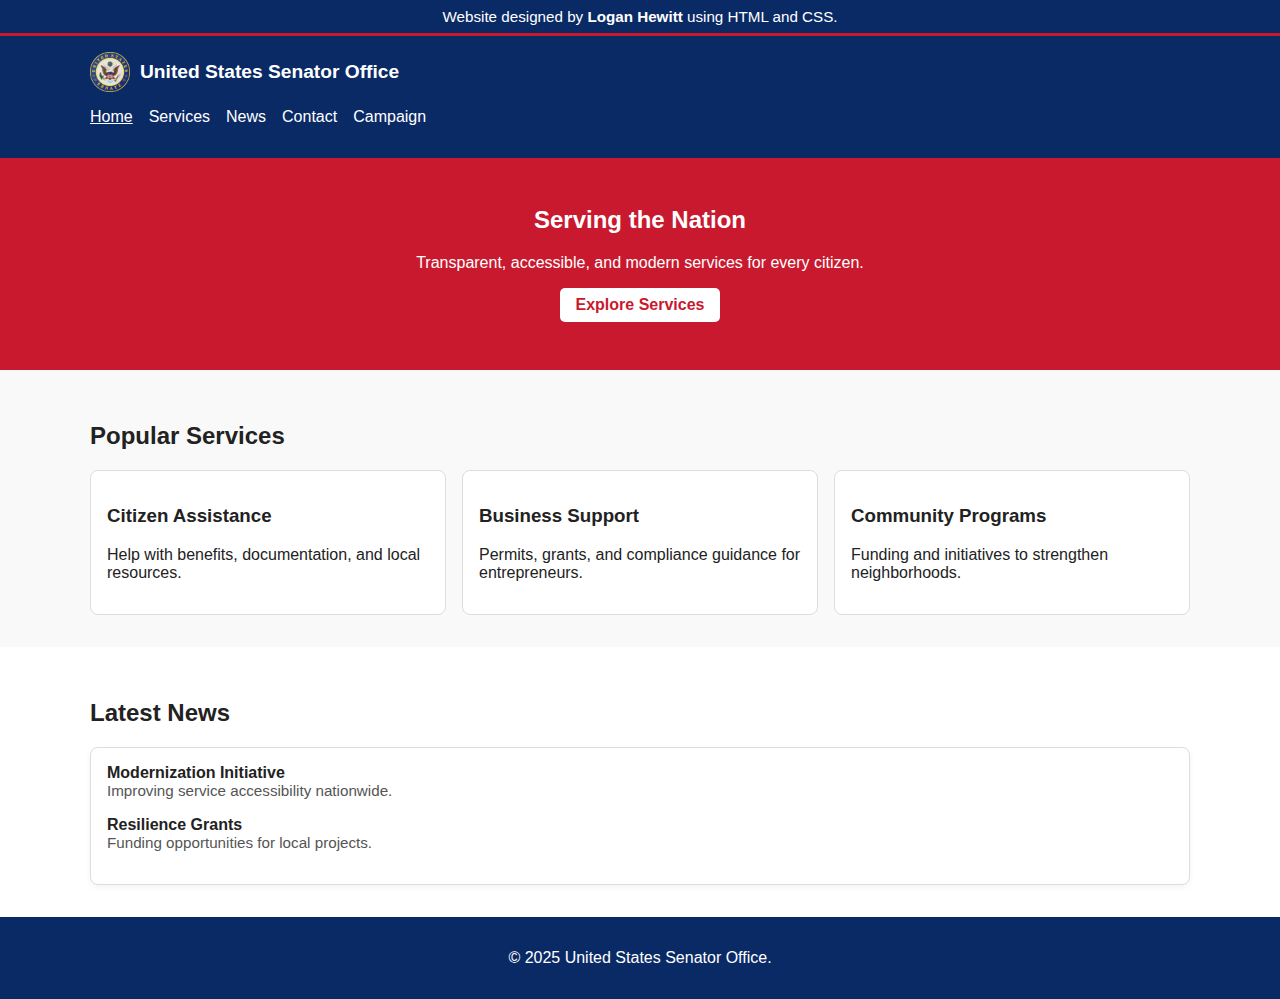
<file: index.html>
<!doctype html>
<html lang="en">
<head>
  <meta charset="utf-8">
  <title>United States Senator Office</title>
  <meta name="viewport" content="width=device-width, initial-scale=1">
  <link rel="stylesheet" href="style.css">
</head>
<body>
      <!-- Site announcement -->
<div class="site-announcement" role="note" aria-label="Site announcement">
  <div class="container site-announcement__inner">
    <p class="site-announcement__text">
      Website designed by <strong>Logan Hewitt</strong> using HTML and CSS.
    </p>
  </div>
</div>
  <header class="header">
    <div class="container">
      <a href="index.html" class="logo">
        <img src="senator.png" alt="Senator Logo" class="logo-img">
        <span class="logo-text">United States Senator Office</span>
      </a>
      <nav class="nav">
        <ul>
          <li><a href="index.html" class="active">Home</a></li>
          <li><a href="services.html">Services</a></li>
          <li><a href="news.html">News</a></li>
          <li><a href="contact.html">Contact</a></li>
          <li><a href="campaign.html">Campaign</a></li>
        </ul>
      </nav>
    </div>
  </header>
    <!-- Hero Section -->


  <section class="hero">
    <div class="container">
      <h2>Serving the Nation</h2>
      <p>Transparent, accessible, and modern services for every citizen.</p>
      <a href="services.html" class="btn">Explore Services</a>
    </div>
  </section>

  <section class="services">
    <div class="container">
      <h2>Popular Services</h2>
      <div class="grid">
        <div class="card">
          <h3>Citizen Assistance</h3>
          <p>Help with benefits, documentation, and local resources.</p>
        </div>
        <div class="card">
          <h3>Business Support</h3>
          <p>Permits, grants, and compliance guidance for entrepreneurs.</p>
        </div>
        <div class="card">
          <h3>Community Programs</h3>
          <p>Funding and initiatives to strengthen neighborhoods.</p>
        </div>
      </div>
    </div>
  </section>

  <section class="news">
    <div class="container">
      <h2>Latest News</h2>
      <div class="card card--news">
        <ul class="news-list">
          <li>
            <strong>Modernization Initiative</strong><br>
            <span class="news-subtext">Improving service accessibility nationwide.</span>
          </li>
          <li>
            <strong>Resilience Grants</strong><br>
            <span class="news-subtext">Funding opportunities for local projects.</span>
          </li>
        </ul>
      </div>
    </div>
  </section>

  <footer class="footer">
    <div class="container">
      <p>&copy; 2025 United States Senator Office.</p>
    </div>
  </footer>
</body>
</html>
</file>
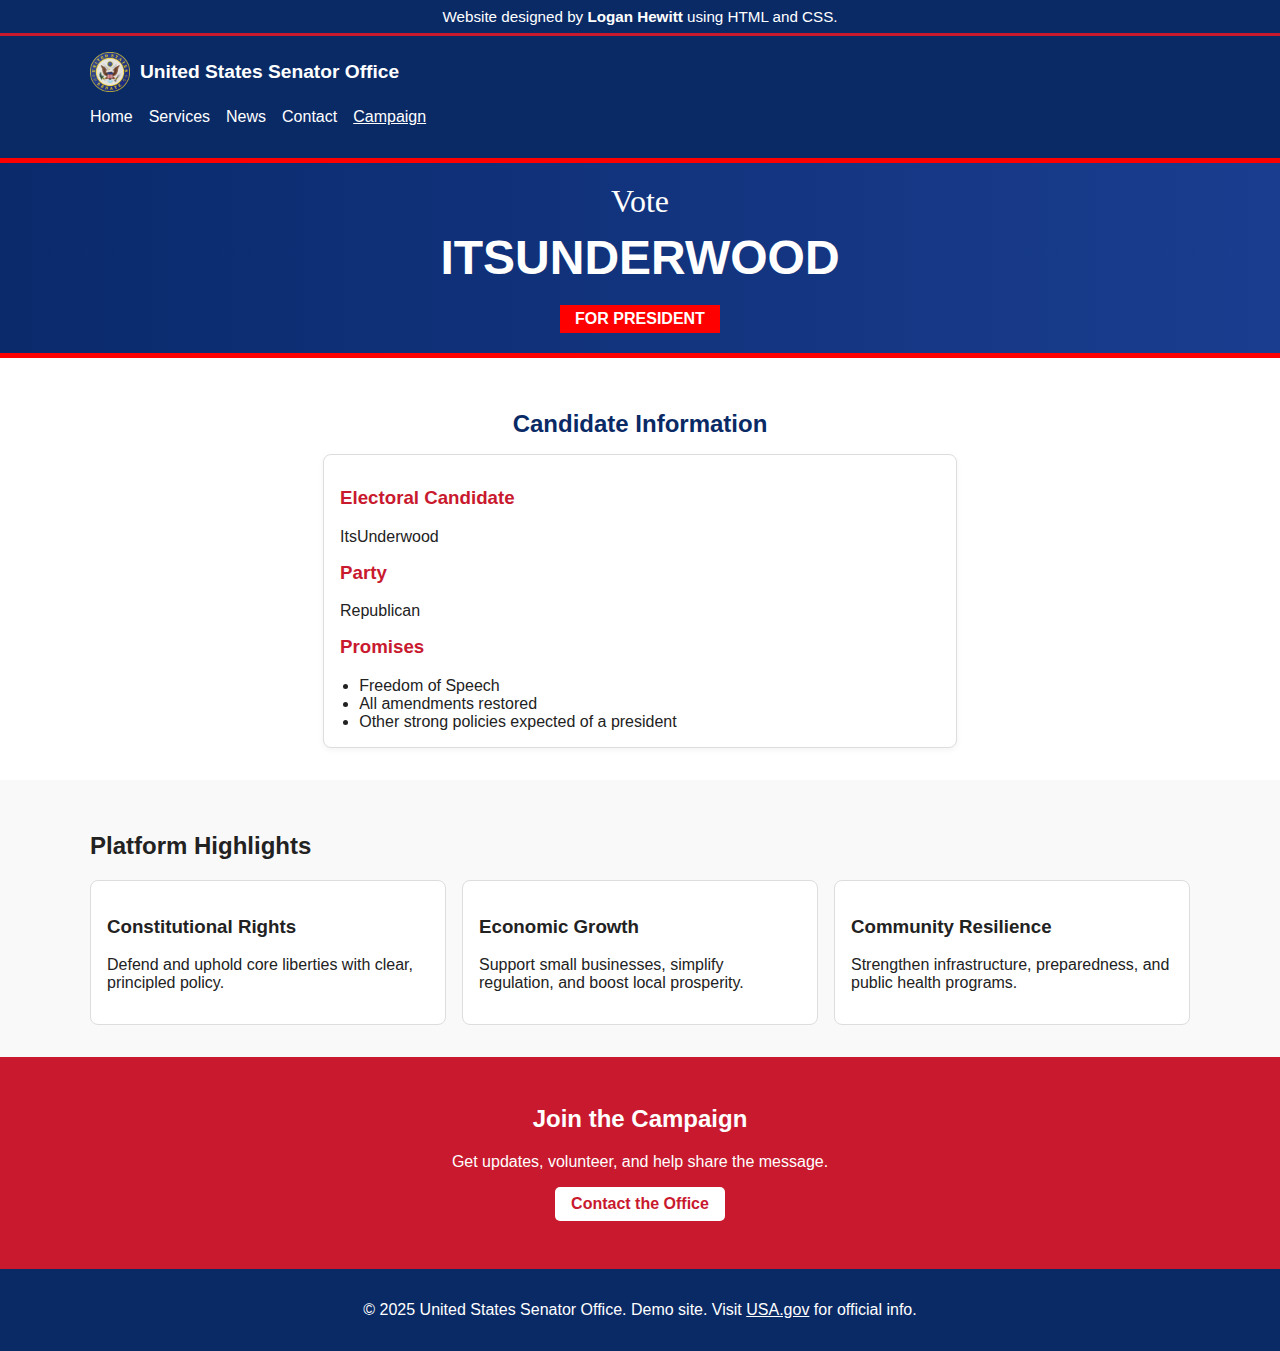
<file: campaign.html>
<!doctype html>
<html lang="en">
<head>
  <meta charset="utf-8">
  <title>Campaign | United States Senator Office</title>
  <meta name="viewport" content="width=device-width, initial-scale=1">
  <!-- Uses your unified stylesheet -->
  <link rel="stylesheet" href="style.css">
</head>
  <!-- Site announcement -->
<div class="site-announcement" role="note" aria-label="Site announcement">
  <div class="container site-announcement__inner">
    <p class="site-announcement__text">
      Website designed by <strong>Logan Hewitt</strong> using HTML and CSS.
    </p>
  </div>
</div>
<body>
  <!-- Shared header -->
  <header class="header">
    <div class="container">
      <a href="campaign.html" class="logo">
        <img src="senator.png" alt="Senator Logo" class="logo-img">
        <span class="logo-text">United States Senator Office</span>
      </a>
      <nav class="nav">
        <ul>
          <li><a href="index.html">Home</a></li>
          <li><a href="services.html">Services</a></li>
          <li><a href="news.html">News</a></li>
          <li><a href="contact.html">Contact</a></li>
          <li><a href="campaign.html" class="active">Campaign</a></li>
        </ul>
      </nav>
    </div>
  </header>



  <!-- Shared banner -->
  <div class="banner">
    <span class="vote">Vote</span>
    <h1 class="name">ITSUNDERWOOD</h1>
    <div class="tagline">FOR PRESIDENT</div>
  </div>

  <!-- Candidate info card -->
  <section class="candidate">
    <div class="container">
      <h2>Candidate Information</h2>
      <div class="card candidate-card">
        <h3>Electoral Candidate</h3>
        <p>ItsUnderwood</p>

        <h3>Party</h3>
        <p>Republican</p>

        <h3>Promises</h3>
        <ul>
          <li>Freedom of Speech</li>
          <li>All amendments restored</li>
          <li>Other strong policies expected of a president</li>
        </ul>
      </div>
    </div>
  </section>

  <!-- Campaign sections -->
  <section class="services">
    <div class="container">
      <h2>Platform Highlights</h2>
      <div class="grid">
        <div class="card">
          <h3>Constitutional Rights</h3>
          <p>Defend and uphold core liberties with clear, principled policy.</p>
        </div>
        <div class="card">
          <h3>Economic Growth</h3>
          <p>Support small businesses, simplify regulation, and boost local prosperity.</p>
        </div>
        <div class="card">
          <h3>Community Resilience</h3>
          <p>Strengthen infrastructure, preparedness, and public health programs.</p>
        </div>
      </div>
    </div>
  </section>

  <!-- Call to action -->
  <section class="hero" aria-label="Campaign call to action">
    <div class="container">
      <h2>Join the Campaign</h2>
      <p>Get updates, volunteer, and help share the message.</p>
      <a href="contact.html" class="btn">Contact the Office</a>
    </div>
  </section>

  <!-- Footer -->
  <footer class="footer">
    <div class="container">
      <p>&copy; 2025 United States Senator Office. Demo site. Visit <a href="https://www.usa.gov">USA.gov</a> for official info.</p>
    </div>
  </footer>
</body>
</html>
</file>
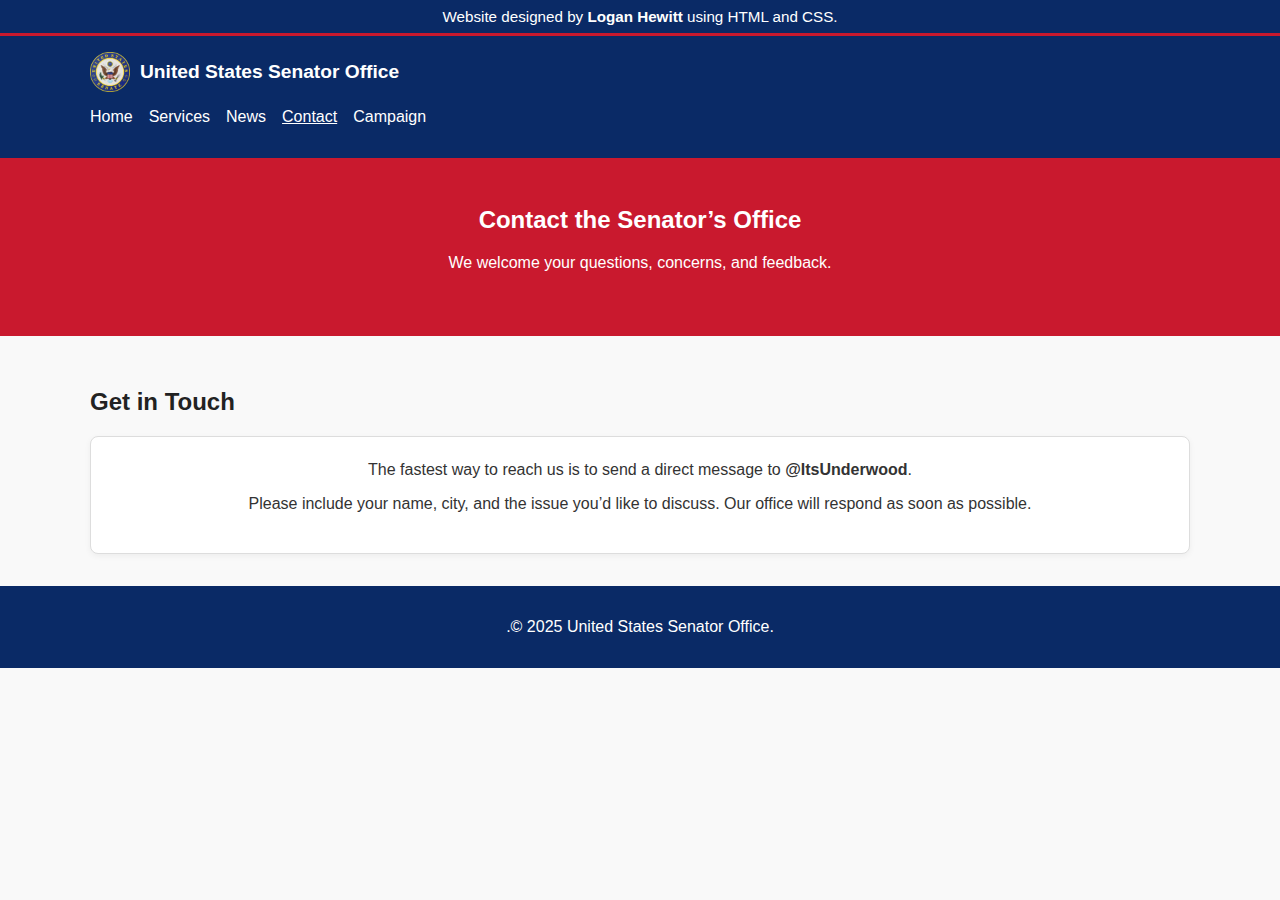
<file: contact.html>
<!doctype html>
<html lang="en">
<head>
  <meta charset="utf-8">
  <title>Contact | United States Senator Office</title>
  <meta name="viewport" content="width=device-width, initial-scale=1">
  <link rel="stylesheet" href="style.css">
</head>
<body>
    <!-- Site announcement -->
<div class="site-announcement" role="note" aria-label="Site announcement">
  <div class="container site-announcement__inner">
    <p class="site-announcement__text">
      Website designed by <strong>Logan Hewitt</strong> using HTML and CSS.
    </p>
  </div>
</div>

  <!-- Header -->
  <header class="header">
    <div class="container">
      <a href="index.html" class="logo">
        <img src="senator.png" alt="Senator Logo" class="logo-img">
        <span class="logo-text">United States Senator Office</span>
      </a>
      <nav class="nav">
        <ul>
          <li><a href="index.html">Home</a></li>
          <li><a href="services.html">Services</a></li>
          <li><a href="news.html">News</a></li>
          <li><a href="contact.html" class="active">Contact</a></li>
            <li><a href="campaign.html">Campaign</a></li>
        </ul>
      </nav>
    </div>
  </header>

  <!-- Hero -->
  <section class="hero">
    <div class="container">
      <h2>Contact the Senator’s Office</h2>
      <p>We welcome your questions, concerns, and feedback.</p>
    </div>
  </section>

  <!-- Contact Instructions -->
  <section class="contact">
    <div class="container">
      <h2>Get in Touch</h2>
      <div class="card">
        <p>The fastest way to reach us is to send a direct message to <strong>@ItsUnderwood</strong>.</p>
        <p>Please include your name, city, and the issue you’d like to discuss. Our office will respond as soon as possible.</p>
      </div>
    </div>
  </section>

  <!-- Footer -->
  <footer class="footer">
    <div class="container">
      <p>.&copy; 2025 United States Senator Office. </p>
    </div>
  </footer>
</body>
</html>
</file>
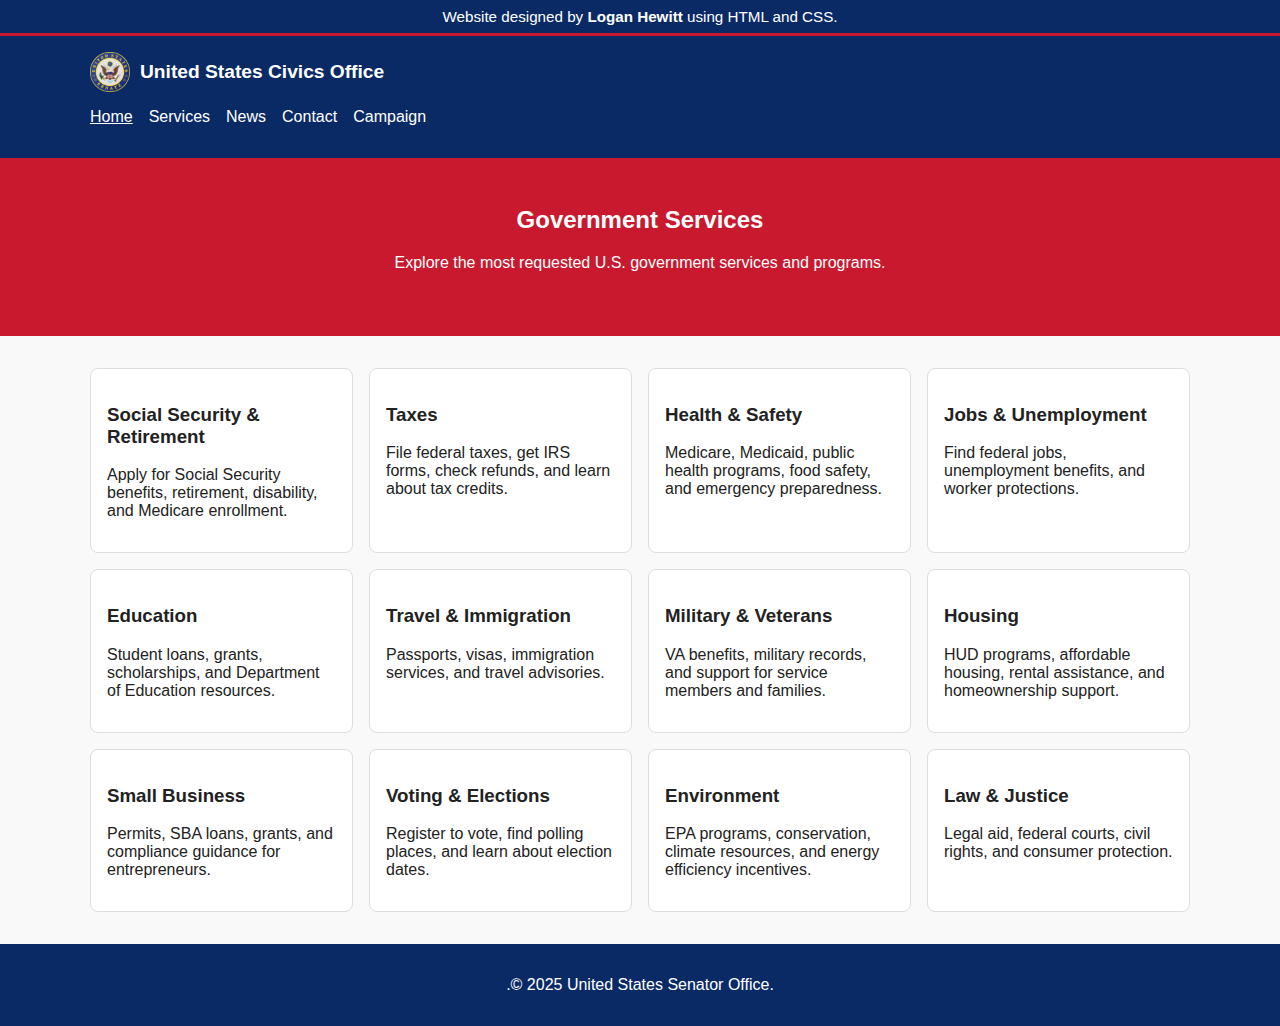
<file: services.html>
<!doctype html>
<html lang="en">
<head>
  <meta charset="utf-8">
  <title>United States Senator Office</title>
  <meta name="viewport" content="width=device-width, initial-scale=1">
  <link rel="stylesheet" href="style.css">
</head>
<body>
      <!-- Site announcement -->
<div class="site-announcement" role="note" aria-label="Site announcement">
  <div class="container site-announcement__inner">
    <p class="site-announcement__text">
      Website designed by <strong>Logan Hewitt</strong> using HTML and CSS.
    </p>
  </div>
</div>
  <header class="header">
    <div class="container">
      <a href="services.html" class="logo">
        <img src="senator.png" alt="Senator Logo" class="logo-img">
        <span class="logo-text">United States Civics Office</span>
      </a>
      <nav class="nav">
        <ul>
          <li><a href="index.html" class="active">Home</a></li>
          <li><a href="services.html">Services</a></li>
          <li><a href="news.html">News</a></li>
          <li><a href="contact.html">Contact</a></li>
          <li><a href="campaign.html">Campaign</a></li>
        </ul>
      </nav>
    </div>
  </header>

  <!-- Hero -->
  <section class="hero">
    <div class="container">
      <h2>Government Services</h2>
      <p>Explore the most requested U.S. government services and programs.</p>
    </div>
  </section>

  <!-- Services Grid -->
  <section class="services">
    <div class="container">
      <div class="grid">
        <div class="card">
          <h3>Social Security & Retirement</h3>
          <p>Apply for Social Security benefits, retirement, disability, and Medicare enrollment.</p>
        </div>
        <div class="card">
          <h3>Taxes</h3>
          <p>File federal taxes, get IRS forms, check refunds, and learn about tax credits.</p>
        </div>
        <div class="card">
          <h3>Health & Safety</h3>
          <p>Medicare, Medicaid, public health programs, food safety, and emergency preparedness.</p>
        </div>
        <div class="card">
          <h3>Jobs & Unemployment</h3>
          <p>Find federal jobs, unemployment benefits, and worker protections.</p>
        </div>
        <div class="card">
          <h3>Education</h3>
          <p>Student loans, grants, scholarships, and Department of Education resources.</p>
        </div>
        <div class="card">
          <h3>Travel & Immigration</h3>
          <p>Passports, visas, immigration services, and travel advisories.</p>
        </div>
        <div class="card">
          <h3>Military & Veterans</h3>
          <p>VA benefits, military records, and support for service members and families.</p>
        </div>
        <div class="card">
          <h3>Housing</h3>
          <p>HUD programs, affordable housing, rental assistance, and homeownership support.</p>
        </div>
        <div class="card">
          <h3>Small Business</h3>
          <p>Permits, SBA loans, grants, and compliance guidance for entrepreneurs.</p>
        </div>
        <div class="card">
          <h3>Voting & Elections</h3>
          <p>Register to vote, find polling places, and learn about election dates.</p>
        </div>
        <div class="card">
          <h3>Environment</h3>
          <p>EPA programs, conservation, climate resources, and energy efficiency incentives.</p>
        </div>
        <div class="card">
          <h3>Law & Justice</h3>
          <p>Legal aid, federal courts, civil rights, and consumer protection.</p>
        </div>
      </div>
    </div>
  </section>

  <!-- Footer -->
  <footer class="footer">
    <div class="container">
      <p>.&copy; 2025 United States Senator Office. </p>
    </div>
  </footer>
</body>
</html>
</file>
<file: style.css>
/* Base */
body {
  margin: 0;
  font-family: Arial, sans-serif;
  background: #f9f9f9;
  color: #222;
}
.container {
  width: 90%;
  max-width: 1100px;
  margin: auto;
}

/* Header */
.header {
  background: #0A2A66;
  color: #fff;
  padding: 1rem 0;
}
.logo {
  display: flex;
  align-items: center;
  gap: 10px;
  text-decoration: none;
  margin: 0;
  padding: 0;
}
.logo-img {
  height: 40px;
  width: auto;
  margin: 0;
  padding: 0;
}
.logo-text {
  font-size: 1.2rem;
  font-weight: bold;
  color: #fff;
}
.nav ul {
  list-style: none;
  padding: 0;
  display: flex;
  gap: 1rem;
}
.nav a {
  color: #fff;
  text-decoration: none;
}
.nav a:hover,
.nav a.active {
  text-decoration: underline;
}

/* Banner */
.banner {
  background: linear-gradient(to right, #0a2a6c, #1a3d8f);
  color: white;
  text-align: center;
  padding: 20px;
  border-top: 5px solid red;
  border-bottom: 5px solid red;
}
.vote {
  font-family: 'Brush Script MT', cursive;
  font-size: 2em;
  color: white;
}
.name {
  font-size: 3em;
  font-weight: bold;
  margin: 10px 0;
}
.tagline {
  background: red;
  color: white;
  display: inline-block;
  padding: 5px 15px;
  font-weight: bold;
  margin-top: 10px;
}

/* Candidate Card */
.candidate {
  padding: 2rem 0;
  background: #fff;
  text-align: center;
}
.candidate h2 {
  margin-bottom: 1rem;
  color: #0A2A66;
}
.candidate-card {
  background: #f9f9f9;
  border: 1px solid #ddd;
  border-radius: 8px;
  padding: 1.5rem;
  max-width: 600px;
  margin: auto;
  box-shadow: 0 2px 6px rgba(0,0,0,0.05);
  text-align: left;
}
.candidate-card h3 {
  margin-top: 1rem;
  color: #C9192E;
}
.candidate-card ul {
  margin: 0;
  padding-left: 1.2rem;
}

/* Hero (optional if used elsewhere) */
.hero {
  background: #C9192E;
  color: #fff;
  text-align: center;
  padding: 3rem 1rem;
}
.hero h2 {
  margin-top: 0;
}
.btn {
  display: inline-block;
  background: #fff;
  color: #C9192E;
  padding: 0.5rem 1rem;
  border-radius: 5px;
  text-decoration: none;
  font-weight: bold;
}
.btn:hover {
  background: #f1f1f1;
}

/* Services */
.services {
  padding: 2rem 0;
}
.grid {
  display: grid;
  grid-template-columns: repeat(auto-fit, minmax(250px, 1fr));
  gap: 1rem;
}
.card {
  background: #fff;
  padding: 1rem;
  border: 1px solid #ddd;
  border-radius: 8px;
}

/* News */
.news {
  background: #fff;
  padding: 2rem 0;
}
.card--news {
  background: #fff;
  border: 1px solid #ddd;
  border-radius: 8px;
  padding: 1rem;
  box-shadow: 0 2px 6px rgba(0,0,0,0.05);
}
.news-list {
  list-style: none;
  padding: 0;
  margin: 0;
}
.news-list li {
  margin-bottom: 1rem;
}
.news-subtext {
  color: #555;
  font-size: 0.95rem;
}

/* Timeline (for news.html changelog) */
.timeline {
  list-style: none;
  padding: 0;
  margin: 0;
  border-left: 3px solid #0A2A66;
}
.timeline li {
  padding: 1rem 1rem 1rem 1.5rem;
  margin-bottom: 1rem;
  position: relative;
}
.timeline li::before {
  content: "";
  position: absolute;
  top: 1.2rem;
  left: -0.6rem;
  width: 12px;
  height: 12px;
  background: #C9192E;
  border-radius: 50%;
}
.timeline .date {
  font-size: 0.9rem;
  color: #555;
  display: block;
  margin-bottom: 0.3rem;
}
.timeline h3 {
  margin: 0 0 0.3rem;
  color: #0A2A66;
}
.timeline p {
  margin: 0;
  color: #333;
}

/* Contact */
.contact {
  padding: 2rem 0;
}
.contact .card {
  background: #fff;
  border: 1px solid #ddd;
  border-radius: 8px;
  padding: 1.5rem;
  text-align: center;
  box-shadow: 0 2px 6px rgba(0,0,0,0.05);
}
.contact .card p {
  margin: 0 0 1rem;
  color: #333;
}

/* Footer */
.footer {
  background: #0A2A66;
  color: #fff;
  text-align: center;
  padding: 1rem;
}
.footer a {
  color: #fff;
  text-decoration: underline;
}
.footer a:hover {
  text-decoration: none;
}
/* Announcement banner */
.site-announcement {
  background: #0A2A66;       /* navy */
  color: #fff;
  border-bottom: 3px solid #C9192E; /* red accent */
}
.site-announcement__inner {
  display: flex;
  align-items: center;
  justify-content: center;
  padding: 8px 0;
  text-align: center;
}
.site-announcement__text {
  margin: 0;
  font-size: 0.95rem;
}
.site-announcement strong {
  font-weight: 700;
}
/* Responsive */
</file>
